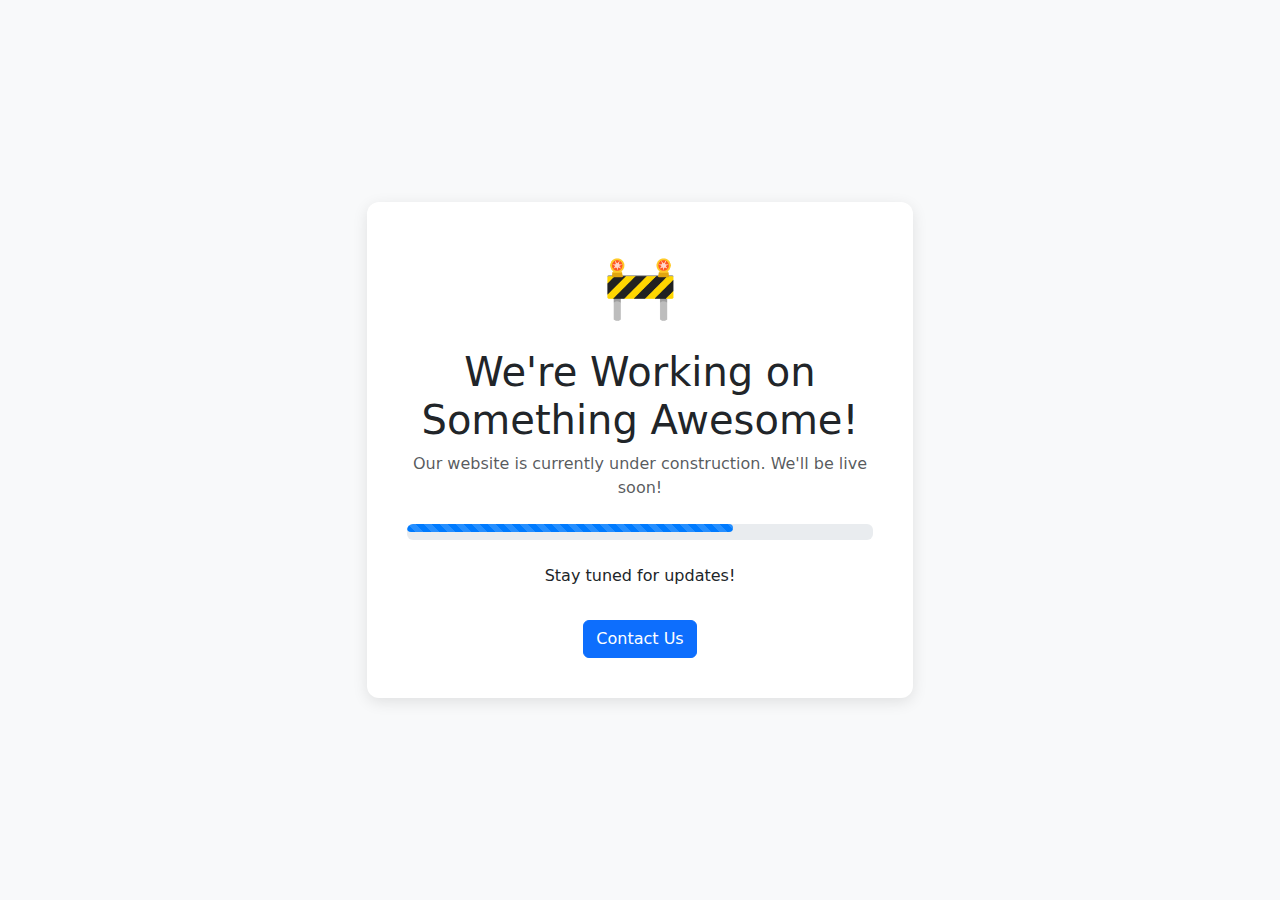
<file: index.html>
<!DOCTYPE html>
<html lang="en">
<head>
    <meta charset="UTF-8">
    <meta name="viewport" content="width=device-width, initial-scale=1.0">
    <title>Under Construction</title>
    <link rel="stylesheet" href="https://cdn.jsdelivr.net/npm/bootstrap@5.3.0/dist/css/bootstrap.min.css">
    <style>
        body {
            height: 100vh;
            display: flex;
            align-items: center;
            justify-content: center;
            background-color: #f8f9fa;
            text-align: center;
        }
        .construction-card {
            background-color: #ffffff;
            border-radius: 12px;
            box-shadow: 0 4px 15px rgba(0, 0, 0, 0.1);
            padding: 40px;
        }
        .construction-icon {
            font-size: 60px;
            color: #ffc107;
        }
        .progress-bar {
            height: 8px;
            border-radius: 5px;
        }
    </style>
</head>
<body>
    <div class="container">
        <div class="row justify-content-center">
            <div class="col-md-6">
                <div class="construction-card">
                    <div class="construction-icon">🚧</div>
                    <h1 class="mt-3">We're Working on Something Awesome!</h1>
                    <p class="text-muted">Our website is currently under construction. We'll be live soon!</p>
                    
                    <div class="progress mt-4">
                        <div class="progress-bar progress-bar-striped progress-bar-animated" 
                             role="progressbar" 
                             style="width: 70%; background-color: #007bff;" 
                             aria-valuenow="70" 
                             aria-valuemin="0" 
                             aria-valuemax="100">
                        </div>
                    </div>
                    
                    <p class="mt-4">Stay tuned for updates!</p>
                    <a href="#" class="btn btn-primary mt-3">Contact Us</a>
                </div>
            </div>
        </div>
    </div>
</body>
</html>
</file>
